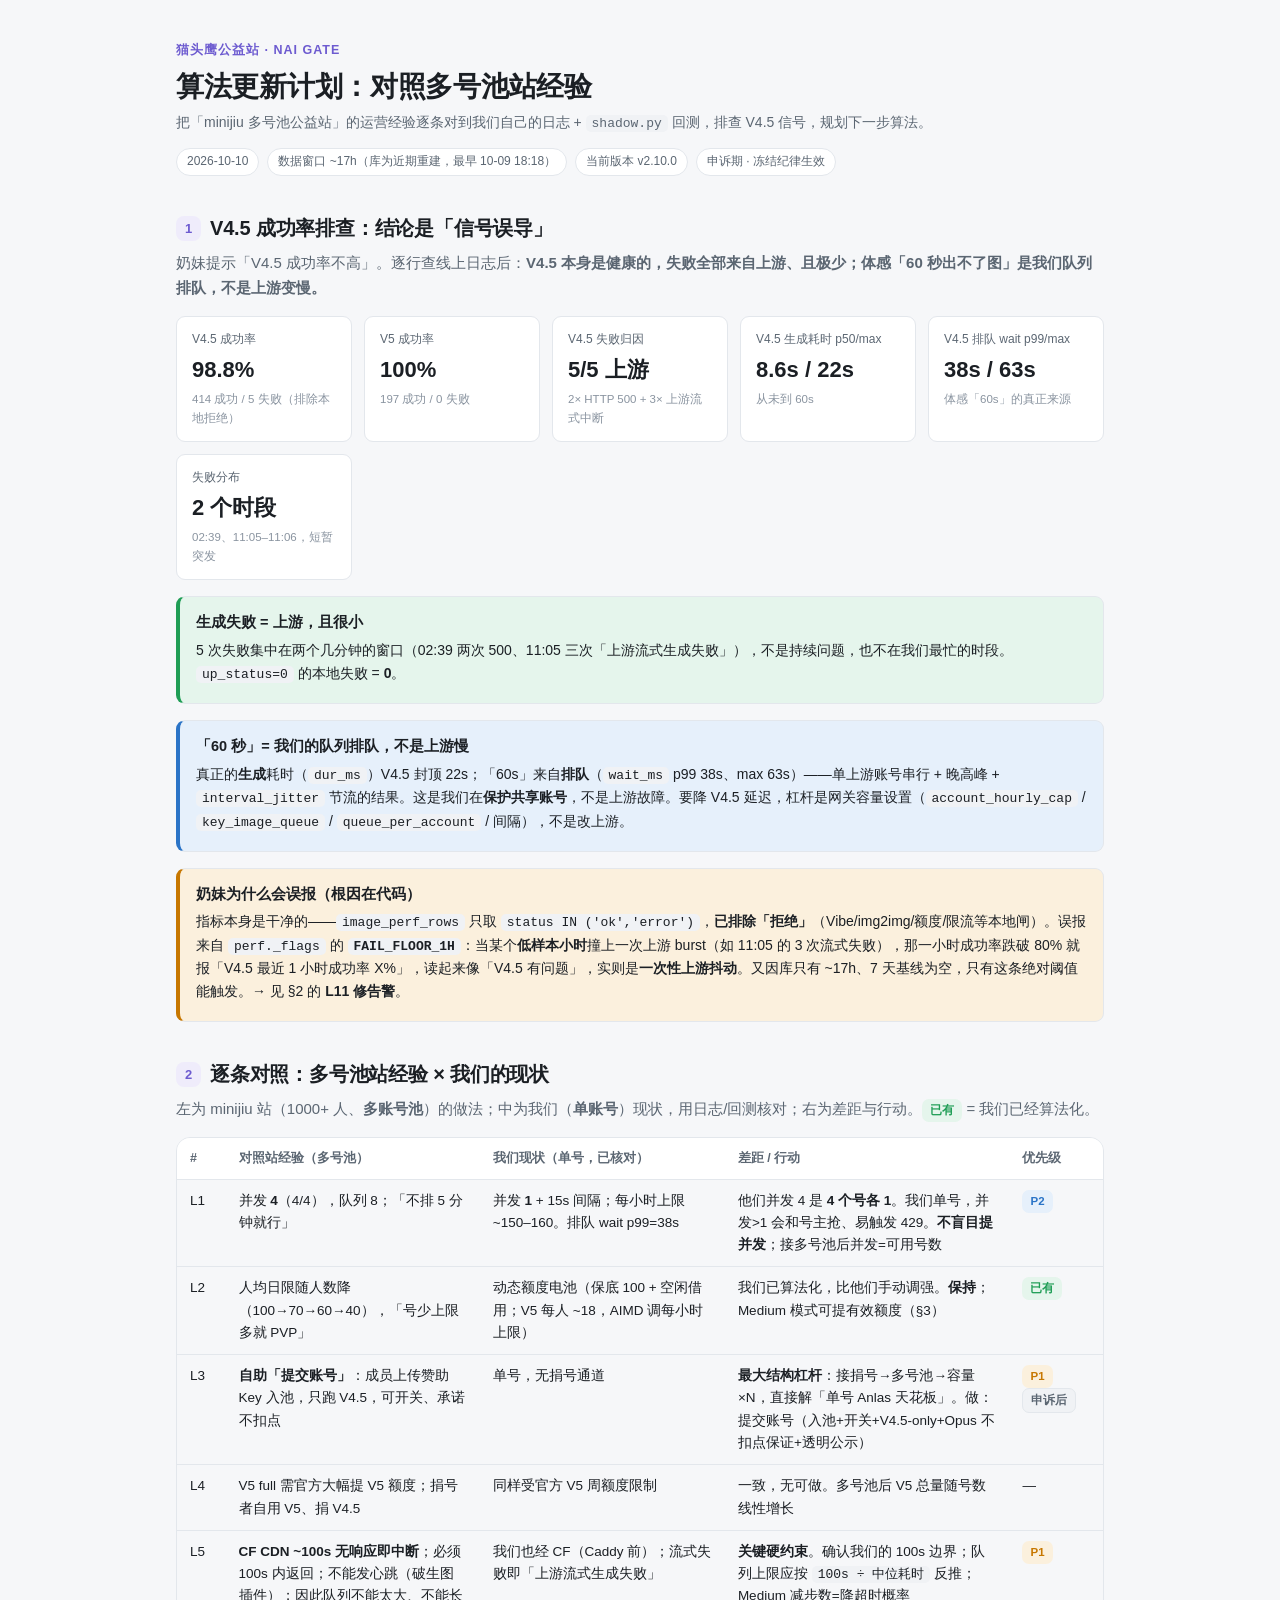
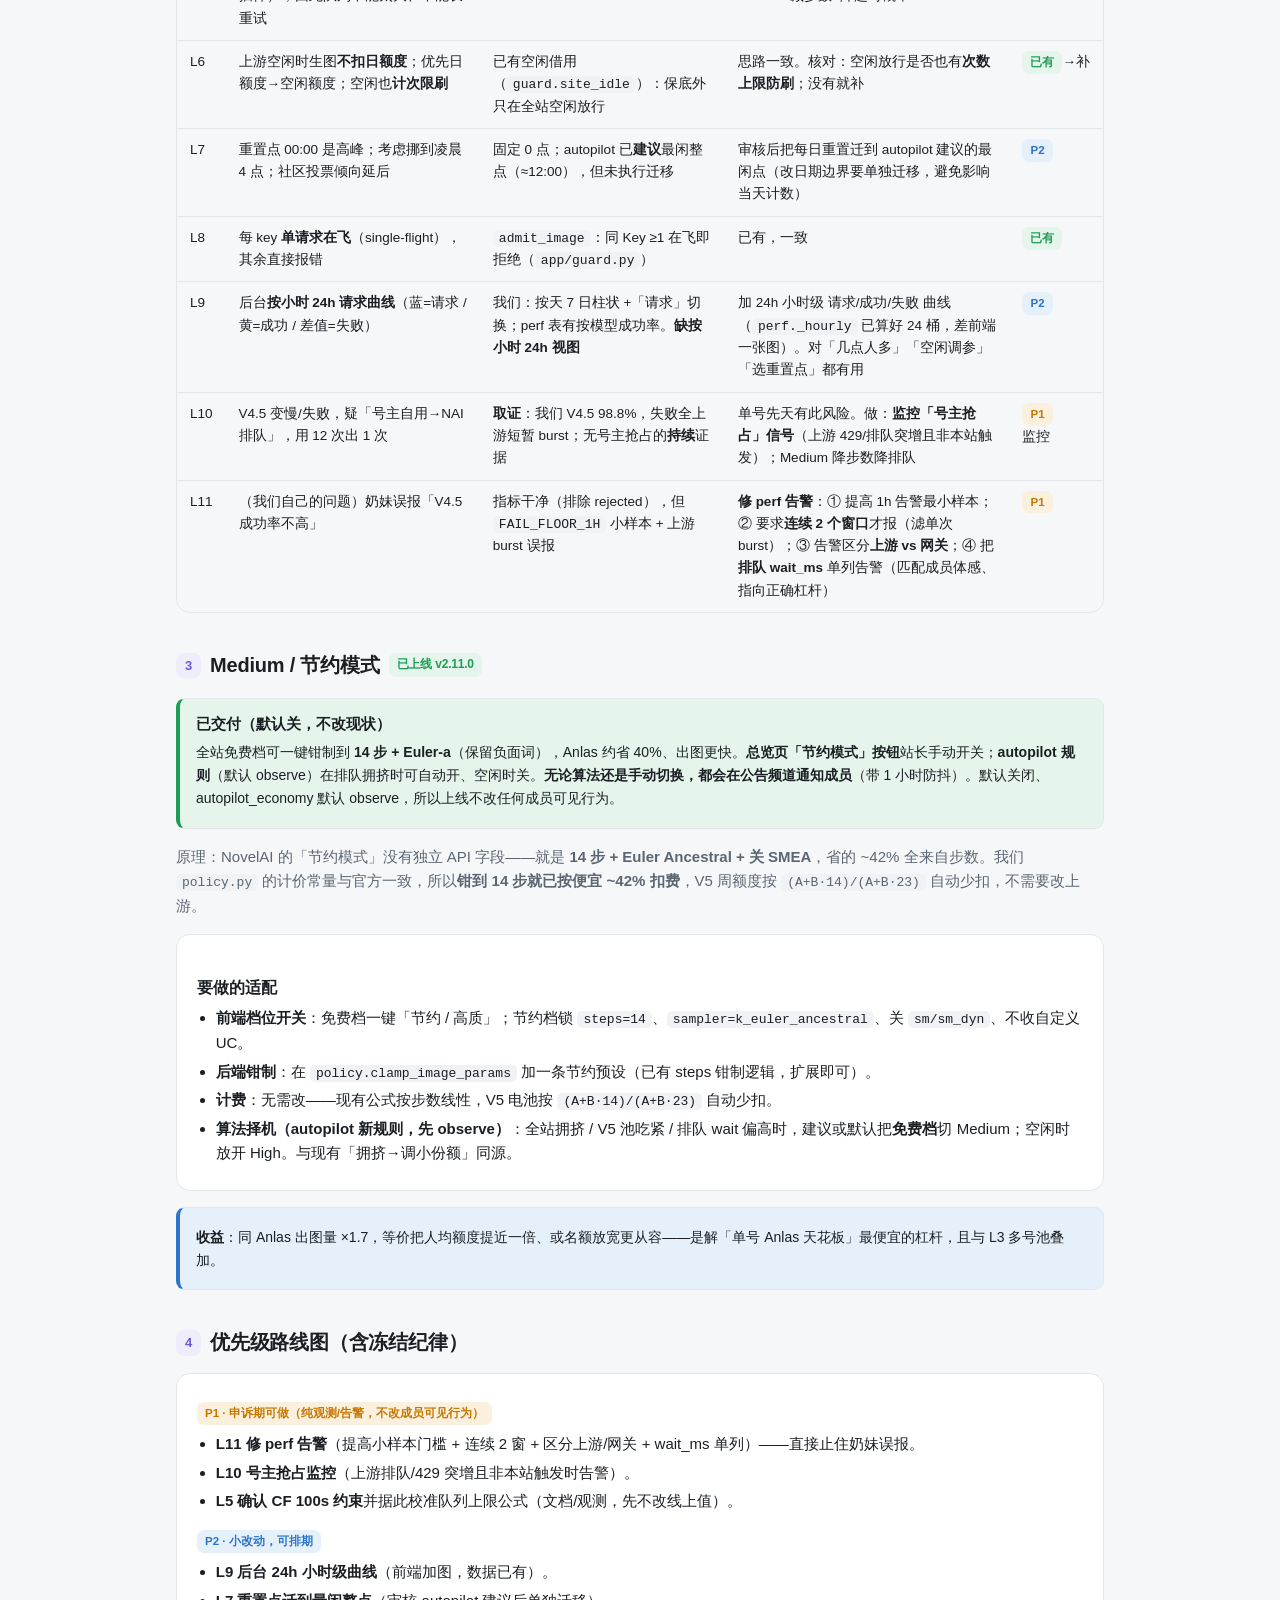
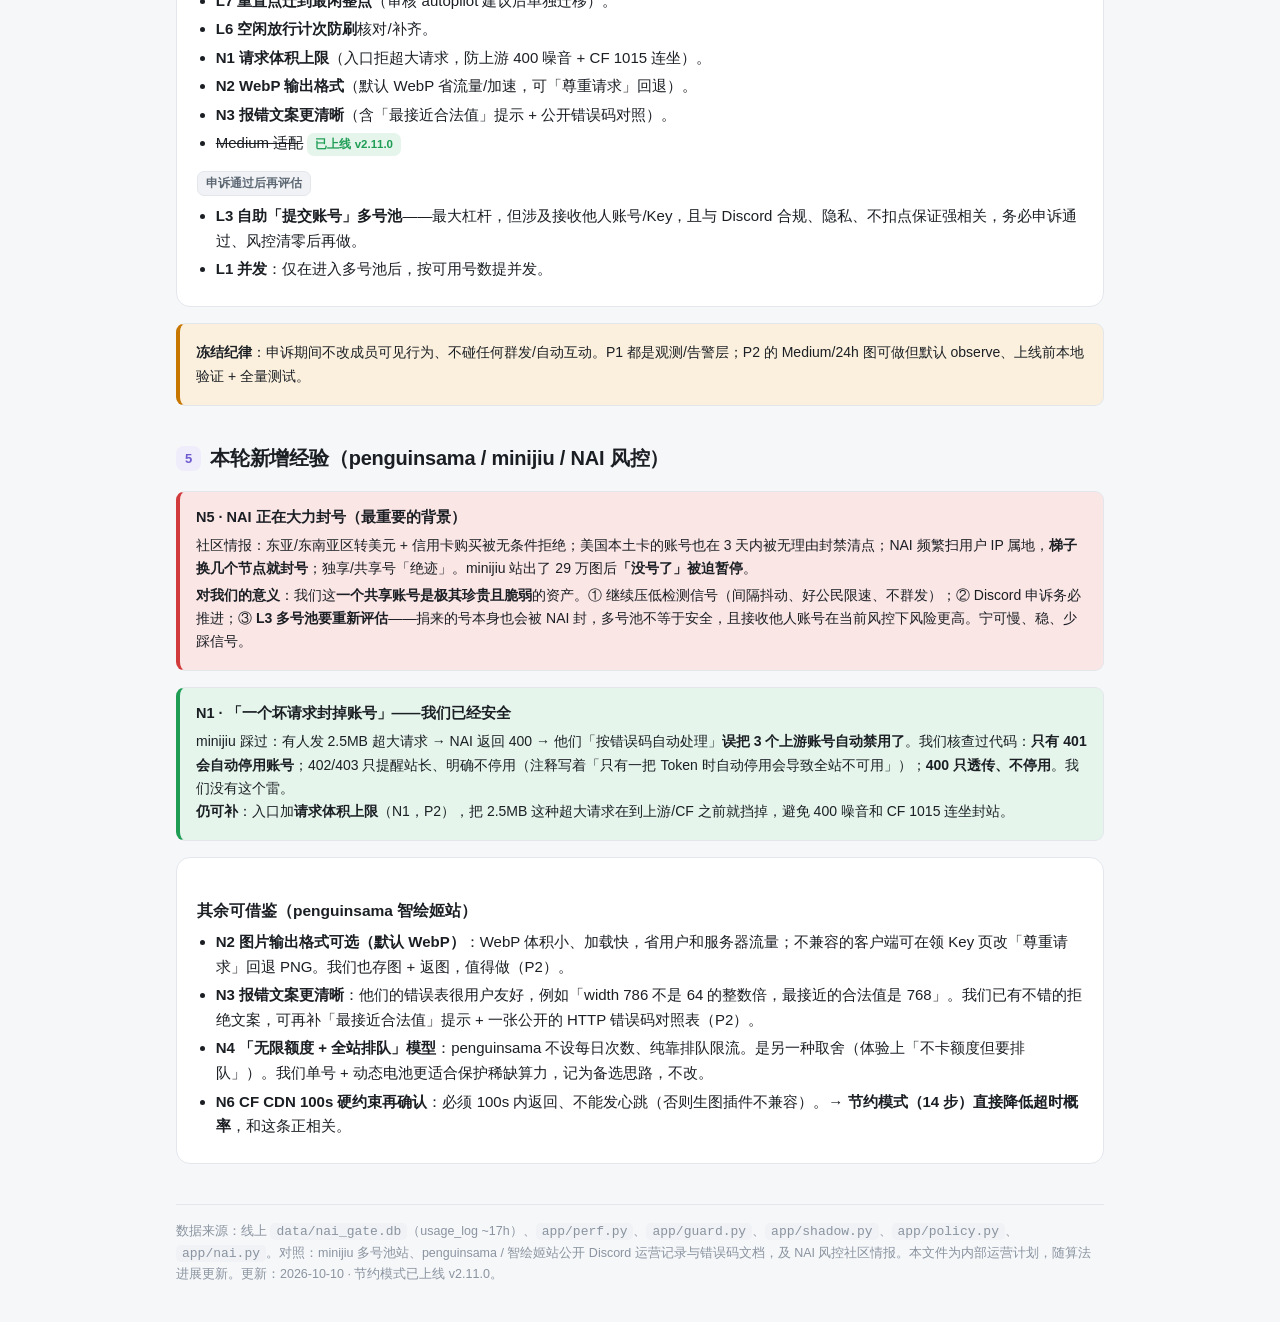
<file: deploy/ops/ALGO-UPDATE-PLAN-2026-10-10.html>
<!doctype html>
<html lang="zh-CN">
<head>
<meta charset="utf-8">
<meta name="viewport" content="width=device-width, initial-scale=1, viewport-fit=cover">
<title>算法更新计划</title>
<style>
  :root{
    --bg:#f6f7f9; --card:#ffffff; --fg:#1b1f24; --muted:#5b6672; --faint:#8a94a0;
    --border:#e3e7ec; --accent:#6d5bd0; --accent-soft:#efecfb;
    --ok:#1f9d55; --ok-soft:#e5f5ec; --warn:#c77700; --warn-soft:#fbf0dd;
    --bad:#d23b3b; --bad-soft:#fbe6e6; --info:#2b74c7; --info-soft:#e6f0fb;
    --code:#f0f2f5; --radius:14px; --radius-sm:9px;
    color-scheme:light;
  }
  @media (prefers-color-scheme:dark){:root:not([data-theme="light"]){
    --bg:#0f1319; --card:#171c24; --fg:#e8ecf1; --muted:#9aa6b3; --faint:#6b7784;
    --border:#262d38; --accent:#9d8cf0; --accent-soft:#201d33;
    --ok:#4ec97e; --ok-soft:#14271b; --warn:#e0a84a; --warn-soft:#2a2112; --bad:#ef6a6a; --bad-soft:#2a1515;
    --info:#5aa2e8; --info-soft:#122334; --code:#1e242d;
    color-scheme:dark;
  }}
  :root[data-theme="dark"]{
    --bg:#0f1319; --card:#171c24; --fg:#e8ecf1; --muted:#9aa6b3; --faint:#6b7784;
    --border:#262d38; --accent:#9d8cf0; --accent-soft:#201d33;
    --ok:#4ec97e; --ok-soft:#14271b; --warn:#e0a84a; --warn-soft:#2a2112; --bad:#ef6a6a; --bad-soft:#2a1515;
    --info:#5aa2e8; --info-soft:#122334; --code:#1e242d;
    color-scheme:dark;
  }
  *{box-sizing:border-box}
  body{margin:0;background:var(--bg);color:var(--fg);
    font-family:-apple-system,BlinkMacSystemFont,"Segoe UI","PingFang SC","Hiragino Sans GB","Microsoft YaHei",sans-serif;
    line-height:1.65;font-size:15px;-webkit-font-smoothing:antialiased}
  .wrap{max-width:960px;margin:0 auto;padding-block:40px;padding-left:16px;padding-right:16px}
  header.top{margin-bottom:28px}
  .eyebrow{font-size:12.5px;letter-spacing:.08em;text-transform:uppercase;color:var(--accent);font-weight:700}
  h1{font-size:28px;line-height:1.25;margin:.3em 0 .25em;text-wrap:balance;letter-spacing:-.01em}
  .sub{color:var(--muted);font-size:14px}
  .meta{display:flex;flex-wrap:wrap;gap:8px;margin-top:14px}
  .pill{font-size:12px;padding:3px 10px;border-radius:999px;background:var(--card);border:1px solid var(--border);color:var(--muted);font-variant-numeric:tabular-nums}
  h2{font-size:20px;margin:36px 0 6px;letter-spacing:-.01em;display:flex;align-items:center;gap:9px}
  h2 .n{font-size:13px;font-weight:700;color:var(--accent);background:var(--accent-soft);border-radius:8px;padding:2px 9px;flex:none}
  h3{font-size:15.5px;margin:22px 0 6px}
  p{margin:.5em 0}
  .lead{color:var(--muted);margin:.2em 0 1em}
  .card{background:var(--card);border:1px solid var(--border);border-radius:var(--radius);padding:18px 20px;margin:14px 0}
  .callout{border-left:4px solid var(--accent);border-radius:var(--radius-sm);padding:14px 16px;margin:16px 0;background:var(--card);border:1px solid var(--border);border-left:4px solid var(--accent)}
  .callout.ok{border-left-color:var(--ok);background:var(--ok-soft)}
  .callout.warn{border-left-color:var(--warn);background:var(--warn-soft)}
  .callout.bad{border-left-color:var(--bad);background:var(--bad-soft)}
  .callout.info{border-left-color:var(--info);background:var(--info-soft)}
  .callout h3{margin:0 0 4px;font-size:14.5px}
  .callout p{margin:.25em 0;font-size:14px}
  b,strong{font-weight:700}
  code{background:var(--code);border-radius:5px;padding:1px 6px;font-size:13px;font-family:"SF Mono",ui-monospace,Menlo,Consolas,monospace;font-variant-numeric:tabular-nums}
  .tag{display:inline-block;font-size:11.5px;font-weight:700;padding:2px 8px;border-radius:7px;white-space:nowrap}
  .tag.p0{background:var(--bad-soft);color:var(--bad)}
  .tag.p1{background:var(--warn-soft);color:var(--warn)}
  .tag.p2{background:var(--info-soft);color:var(--info)}
  .tag.have{background:var(--ok-soft);color:var(--ok)}
  .tag.freeze{background:var(--code);color:var(--muted);border:1px solid var(--border)}
  .scroll{overflow-x:auto;margin:14px 0;border:1px solid var(--border);border-radius:var(--radius)}
  table{border-collapse:collapse;width:100%;font-size:13.5px;min-width:720px}
  th,td{text-align:left;padding:10px 13px;border-bottom:1px solid var(--border);vertical-align:top}
  th{background:var(--card);color:var(--muted);font-weight:700;font-size:12.5px;position:sticky;top:0}
  tr:last-child td{border-bottom:none}
  td.c{white-space:nowrap}
  .num{font-variant-numeric:tabular-nums}
  .stat-grid{display:grid;grid-template-columns:repeat(auto-fit,minmax(150px,1fr));gap:12px;margin:14px 0}
  .stat{background:var(--card);border:1px solid var(--border);border-radius:var(--radius-sm);padding:13px 15px}
  .stat .k{font-size:12px;color:var(--muted)}
  .stat .v{font-size:22px;font-weight:700;font-variant-numeric:tabular-nums;margin-top:2px}
  .stat .d{font-size:11.5px;color:var(--faint);margin-top:2px}
  ul{margin:.4em 0;padding-left:1.25em}
  li{margin:.25em 0}
  .foot{margin-top:40px;padding-top:16px;border-top:1px solid var(--border);color:var(--faint);font-size:12.5px}
  @media (max-width:520px){h1{font-size:23px}.wrap{padding-block:28px}}
</style>
</head>
<body>
<div class="wrap">

<header class="top">
  <div class="eyebrow">猫头鹰公益站 · NAI Gate</div>
  <h1>算法更新计划：对照多号池站经验</h1>
  <div class="sub">把「minijiu 多号池公益站」的运营经验逐条对到我们自己的日志 + <code>shadow.py</code> 回测，排查 V4.5 信号，规划下一步算法。</div>
  <div class="meta">
    <span class="pill">2026-10-10</span>
    <span class="pill">数据窗口 ~17h（库为近期重建，最早 10-09 18:18）</span>
    <span class="pill">当前版本 v2.10.0</span>
    <span class="pill">申诉期 · 冻结纪律生效</span>
  </div>
</header>

<!-- ============ 1. V4.5 排查 ============ -->
<h2><span class="n">1</span>V4.5 成功率排查：结论是「信号误导」</h2>
<p class="lead">奶妹提示「V4.5 成功率不高」。逐行查线上日志后：<b>V4.5 本身是健康的，失败全部来自上游、且极少；体感「60 秒出不了图」是我们队列排队，不是上游变慢。</b></p>

<div class="stat-grid">
  <div class="stat"><div class="k">V4.5 成功率</div><div class="v">98.8%</div><div class="d">414 成功 / 5 失败（排除本地拒绝）</div></div>
  <div class="stat"><div class="k">V5 成功率</div><div class="v">100%</div><div class="d">197 成功 / 0 失败</div></div>
  <div class="stat"><div class="k">V4.5 失败归因</div><div class="v">5/5 上游</div><div class="d">2× HTTP 500 + 3× 上游流式中断</div></div>
  <div class="stat"><div class="k">V4.5 生成耗时 p50/max</div><div class="v">8.6s / 22s</div><div class="d">从未到 60s</div></div>
  <div class="stat"><div class="k">V4.5 排队 wait p99/max</div><div class="v">38s / 63s</div><div class="d">体感「60s」的真正来源</div></div>
  <div class="stat"><div class="k">失败分布</div><div class="v">2 个时段</div><div class="d">02:39、11:05–11:06，短暂突发</div></div>
</div>

<div class="callout ok">
  <h3>生成失败 = 上游，且很小</h3>
  <p>5 次失败集中在两个几分钟的窗口（02:39 两次 500、11:05 三次「上游流式生成失败」），不是持续问题，也不在我们最忙的时段。<code>up_status=0</code> 的本地失败 = <b>0</b>。</p>
</div>
<div class="callout info">
  <h3>「60 秒」= 我们的队列排队，不是上游慢</h3>
  <p>真正的<b>生成</b>耗时（<code>dur_ms</code>）V4.5 封顶 22s；「60s」来自<b>排队</b>（<code>wait_ms</code> p99 38s、max 63s）——单上游账号串行 + 晚高峰 + <code>interval_jitter</code> 节流的结果。这是我们在<b>保护共享账号</b>，不是上游故障。要降 V4.5 延迟，杠杆是网关容量设置（<code>account_hourly_cap</code> / <code>key_image_queue</code> / <code>queue_per_account</code> / 间隔），不是改上游。</p>
</div>
<div class="callout warn">
  <h3>奶妹为什么会误报（根因在代码）</h3>
  <p>指标本身是干净的——<code>image_perf_rows</code> 只取 <code>status IN ('ok','error')</code>，<b>已排除「拒绝」</b>（Vibe/img2img/额度/限流等本地闸）。误报来自 <code>perf._flags</code> 的 <b><code>FAIL_FLOOR_1H</code></b>：当某个<b>低样本小时</b>撞上一次上游 burst（如 11:05 的 3 次流式失败），那一小时成功率跌破 80% 就报「V4.5 最近 1 小时成功率 X%」，读起来像「V4.5 有问题」，实则是<b>一次性上游抖动</b>。又因库只有 ~17h、7 天基线为空，只有这条绝对阈值能触发。→ 见 §2 的 <b>L11 修告警</b>。</p>
</div>

<!-- ============ 2. 逐条对照 ============ -->
<h2><span class="n">2</span>逐条对照：多号池站经验 × 我们的现状</h2>
<p class="lead">左为 minijiu 站（1000+ 人、<b>多账号池</b>）的做法；中为我们（<b>单账号</b>）现状，用日志/回测核对；右为差距与行动。<span class="tag have">已有</span> = 我们已经算法化。</p>

<div class="scroll">
<table>
<thead><tr><th>#</th><th>对照站经验（多号池）</th><th>我们现状（单号，已核对）</th><th>差距 / 行动</th><th class="c">优先级</th></tr></thead>
<tbody>
<tr>
  <td class="num">L1</td>
  <td>并发 <b>4</b>（4/4），队列 8；「不排 5 分钟就行」</td>
  <td>并发 <b>1</b> + 15s 间隔；每小时上限 ~150–160。排队 wait p99=38s</td>
  <td>他们并发 4 是 <b>4 个号各 1</b>。我们单号，并发&gt;1 会和号主抢、易触发 429。<b>不盲目提并发</b>；接多号池后并发=可用号数</td>
  <td class="c"><span class="tag p2">P2</span></td>
</tr>
<tr>
  <td class="num">L2</td>
  <td>人均日限随人数降（100→70→60→40），「号少上限多就 PVP」</td>
  <td>动态额度电池（保底 100 + 空闲借用；V5 每人 ~18，AIMD 调每小时上限）</td>
  <td>我们已算法化，比他们手动调强。<b>保持</b>；Medium 模式可提有效额度（§3）</td>
  <td class="c"><span class="tag have">已有</span></td>
</tr>
<tr>
  <td class="num">L3</td>
  <td><b>自助「提交账号」</b>：成员上传赞助 Key 入池，只跑 V4.5，可开关、承诺不扣点</td>
  <td>单号，无捐号通道</td>
  <td><b>最大结构杠杆</b>：接捐号→多号池→容量×N，直接解「单号 Anlas 天花板」。做：提交账号（入池+开关+V4.5-only+Opus 不扣点保证+透明公示）</td>
  <td class="c"><span class="tag p1">P1</span><br><span class="tag freeze">申诉后</span></td>
</tr>
<tr>
  <td class="num">L4</td>
  <td>V5 full 需官方大幅提 V5 额度；捐号者自用 V5、捐 V4.5</td>
  <td>同样受官方 V5 周额度限制</td>
  <td>一致，无可做。多号池后 V5 总量随号数线性增长</td>
  <td class="c">—</td>
</tr>
<tr>
  <td class="num">L5</td>
  <td><b>CF CDN ~100s 无响应即中断</b>；必须 100s 内返回；不能发心跳（破生图插件）；因此队列不能太大、不能长重试</td>
  <td>我们也经 CF（Caddy 前）；流式失败即「上游流式生成失败」</td>
  <td><b>关键硬约束</b>。确认我们的 100s 边界；队列上限应按 <code>100s ÷ 中位耗时</code> 反推；Medium 减步数=降超时概率</td>
  <td class="c"><span class="tag p1">P1</span></td>
</tr>
<tr>
  <td class="num">L6</td>
  <td>上游空闲时生图<b>不扣日额度</b>；优先日额度→空闲额度；空闲也<b>计次限刷</b></td>
  <td>已有空闲借用（<code>guard.site_idle</code>）：保底外只在全站空闲放行</td>
  <td>思路一致。核对：空闲放行是否也有<b>次数上限防刷</b>；没有就补</td>
  <td class="c"><span class="tag have">已有</span>→补</td>
</tr>
<tr>
  <td class="num">L7</td>
  <td>重置点 00:00 是高峰；考虑挪到凌晨 4 点；社区投票倾向延后</td>
  <td>固定 0 点；autopilot 已<b>建议</b>最闲整点（≈12:00），但未执行迁移</td>
  <td>审核后把每日重置迁到 autopilot 建议的最闲点（改日期边界要单独迁移，避免影响当天计数）</td>
  <td class="c"><span class="tag p2">P2</span></td>
</tr>
<tr>
  <td class="num">L8</td>
  <td>每 key <b>单请求在飞</b>（single-flight），其余直接报错</td>
  <td><code>admit_image</code>：同 Key ≥1 在飞即拒绝（<code>app/guard.py</code>）</td>
  <td>已有，一致</td>
  <td class="c"><span class="tag have">已有</span></td>
</tr>
<tr>
  <td class="num">L9</td>
  <td>后台<b>按小时 24h 请求曲线</b>（蓝=请求 / 黄=成功 / 差值=失败）</td>
  <td>我们：按天 7 日柱状 +「请求」切换；perf 表有按模型成功率。<b>缺按小时 24h 视图</b></td>
  <td>加 24h 小时级 请求/成功/失败 曲线（<code>perf._hourly</code> 已算好 24 桶，差前端一张图）。对「几点人多」「空闲调参」「选重置点」都有用</td>
  <td class="c"><span class="tag p2">P2</span></td>
</tr>
<tr>
  <td class="num">L10</td>
  <td>V4.5 变慢/失败，疑「号主自用→NAI 排队」，用 12 次出 1 次</td>
  <td><b>取证</b>：我们 V4.5 98.8%，失败全上游短暂 burst；无号主抢占的<b>持续</b>证据</td>
  <td>单号先天有此风险。做：<b>监控「号主抢占」信号</b>（上游 429/排队突增且非本站触发）；Medium 降步数降排队</td>
  <td class="c"><span class="tag p1">P1</span><br>监控</td>
</tr>
<tr>
  <td class="num">L11</td>
  <td>（我们自己的问题）奶妹误报「V4.5 成功率不高」</td>
  <td>指标干净（排除 rejected），但 <code>FAIL_FLOOR_1H</code> 小样本 + 上游 burst 误报</td>
  <td><b>修 perf 告警</b>：① 提高 1h 告警最小样本；② 要求<b>连续 2 个窗口</b>才报（滤单次 burst）；③ 告警区分<b>上游 vs 网关</b>；④ 把<b>排队 wait_ms</b> 单列告警（匹配成员体感、指向正确杠杆）</td>
  <td class="c"><span class="tag p1">P1</span></td>
</tr>
</tbody>
</table>
</div>

<!-- ============ 3. Medium ============ -->
<h2><span class="n">3</span>Medium / 节约模式 <span class="tag have" style="font-size:12px;vertical-align:middle">已上线 v2.11.0</span></h2>
<div class="callout ok"><h3>已交付（默认关，不改现状）</h3><p>全站免费档可一键钳制到 <b>14 步 + Euler-a</b>（保留负面词），Anlas 约省 40%、出图更快。<b>总览页「节约模式」按钮</b>站长手动开关；<b>autopilot 规则</b>（默认 observe）在排队拥挤时可自动开、空闲时关。<b>无论算法还是手动切换，都会在公告频道通知成员</b>（带 1 小时防抖）。默认关闭、autopilot_economy 默认 observe，所以上线不改任何成员可见行为。</p></div>
<p class="lead">原理：NovelAI 的「节约模式」没有独立 API 字段——就是 <b>14 步 + Euler Ancestral + 关 SMEA</b>，省的 ~42% 全来自步数。我们 <code>policy.py</code> 的计价常量与官方一致，所以<b>钳到 14 步就已按便宜 ~42% 扣费</b>，V5 周额度按 <code>(A+B·14)/(A+B·23)</code> 自动少扣，不需要改上游。</p>

<div class="card">
  <h3>要做的适配</h3>
  <ul>
    <li><b>前端档位开关</b>：免费档一键「节约 / 高质」；节约档锁 <code>steps=14</code>、<code>sampler=k_euler_ancestral</code>、关 <code>sm/sm_dyn</code>、不收自定义 UC。</li>
    <li><b>后端钳制</b>：在 <code>policy.clamp_image_params</code> 加一条节约预设（已有 steps 钳制逻辑，扩展即可）。</li>
    <li><b>计费</b>：无需改——现有公式按步数线性，V5 电池按 <code>(A+B·14)/(A+B·23)</code> 自动少扣。</li>
    <li><b>算法择机（autopilot 新规则，先 observe）</b>：全站拥挤 / V5 池吃紧 / 排队 wait 偏高时，建议或默认把<b>免费档</b>切 Medium；空闲时放开 High。与现有「拥挤→调小份额」同源。</li>
  </ul>
</div>
<div class="callout info"><p><b>收益</b>：同 Anlas 出图量 ×1.7，等价把人均额度提近一倍、或名额放宽更从容——是解「单号 Anlas 天花板」最便宜的杠杆，且与 L3 多号池叠加。</p></div>

<!-- ============ 4. 路线图 ============ -->
<h2><span class="n">4</span>优先级路线图（含冻结纪律）</h2>
<div class="card">
  <p><span class="tag p1">P1 · 申诉期可做（纯观测/告警，不改成员可见行为）</span></p>
  <ul>
    <li><b>L11 修 perf 告警</b>（提高小样本门槛 + 连续 2 窗 + 区分上游/网关 + wait_ms 单列）——直接止住奶妹误报。</li>
    <li><b>L10 号主抢占监控</b>（上游排队/429 突增且非本站触发时告警）。</li>
    <li><b>L5 确认 CF 100s 约束</b>并据此校准队列上限公式（文档/观测，先不改线上值）。</li>
  </ul>
  <p style="margin-top:14px"><span class="tag p2">P2 · 小改动，可排期</span></p>
  <ul>
    <li><b>L9 后台 24h 小时级曲线</b>（前端加图，数据已有）。</li>
    <li><b>L7 重置点迁到最闲整点</b>（审核 autopilot 建议后单独迁移）。</li>
    <li><b>L6 空闲放行计次防刷</b>核对/补齐。</li>
    <li><b>N1 请求体积上限</b>（入口拒超大请求，防上游 400 噪音 + CF 1015 连坐）。</li>
    <li><b>N2 WebP 输出格式</b>（默认 WebP 省流量/加速，可「尊重请求」回退）。</li>
    <li><b>N3 报错文案更清晰</b>（含「最接近合法值」提示 + 公开错误码对照）。</li>
    <li><s>Medium 适配</s> <span class="tag have">已上线 v2.11.0</span></li>
  </ul>
  <p style="margin-top:14px"><span class="tag freeze">申诉通过后再评估</span></p>
  <ul>
    <li><b>L3 自助「提交账号」多号池</b>——最大杠杆，但涉及接收他人账号/Key，且与 Discord 合规、隐私、不扣点保证强相关，务必申诉通过、风控清零后再做。</li>
    <li><b>L1 并发</b>：仅在进入多号池后，按可用号数提并发。</li>
  </ul>
</div>

<div class="callout warn"><p><b>冻结纪律</b>：申诉期间不改成员可见行为、不碰任何群发/自动互动。P1 都是观测/告警层；P2 的 Medium/24h 图可做但默认 observe、上线前本地验证 + 全量测试。</p></div>

<!-- ============ 5. 本轮新增经验 ============ -->
<h2><span class="n">5</span>本轮新增经验（penguinsama / minijiu / NAI 风控）</h2>

<div class="callout bad">
  <h3>N5 · NAI 正在大力封号（最重要的背景）</h3>
  <p>社区情报：东亚/东南亚区转美元 + 信用卡购买被无条件拒绝；美国本土卡的账号也在 3 天内被无理由封禁清点；NAI 频繁扫用户 IP 属地，<b>梯子换几个节点就封号</b>；独享/共享号「绝迹」。minijiu 站出了 29 万图后<b>「没号了」被迫暂停</b>。</p>
  <p><b>对我们的意义</b>：我们这<b>一个共享账号是极其珍贵且脆弱</b>的资产。① 继续压低检测信号（间隔抖动、好公民限速、不群发）；② Discord 申诉务必推进；③ <b>L3 多号池要重新评估</b>——捐来的号本身也会被 NAI 封，多号池不等于安全，且接收他人账号在当前风控下风险更高。宁可慢、稳、少踩信号。</p>
</div>

<div class="callout ok">
  <h3>N1 · 「一个坏请求封掉账号」——我们已经安全</h3>
  <p>minijiu 踩过：有人发 2.5MB 超大请求 → NAI 返回 400 → 他们「按错误码自动处理」<b>误把 3 个上游账号自动禁用了</b>。我们核查过代码：<b>只有 401 会自动停用账号</b>；402/403 只提醒站长、明确不停用（注释写着「只有一把 Token 时自动停用会导致全站不可用」）；<b>400 只透传、不停用</b>。我们没有这个雷。<br><b>仍可补</b>：入口加<b>请求体积上限</b>（N1，P2），把 2.5MB 这种超大请求在到上游/CF 之前就挡掉，避免 400 噪音和 CF 1015 连坐封站。</p>
</div>

<div class="card">
  <h3>其余可借鉴（penguinsama 智绘姬站）</h3>
  <ul>
    <li><b>N2 图片输出格式可选（默认 WebP）</b>：WebP 体积小、加载快，省用户和服务器流量；不兼容的客户端可在领 Key 页改「尊重请求」回退 PNG。我们也存图 + 返图，值得做（P2）。</li>
    <li><b>N3 报错文案更清晰</b>：他们的错误表很用户友好，例如「width 786 不是 64 的整数倍，最接近的合法值是 768」。我们已有不错的拒绝文案，可再补「最接近合法值」提示 + 一张公开的 HTTP 错误码对照表（P2）。</li>
    <li><b>N4 「无限额度 + 全站排队」模型</b>：penguinsama 不设每日次数、纯靠排队限流。是另一种取舍（体验上「不卡额度但要排队」）。我们单号 + 动态电池更适合保护稀缺算力，记为备选思路，不改。</li>
    <li><b>N6 CF CDN 100s 硬约束再确认</b>：必须 100s 内返回、不能发心跳（否则生图插件不兼容）。→ <b>节约模式（14 步）直接降低超时概率</b>，和这条正相关。</li>
  </ul>
</div>

<div class="foot">
  数据来源：线上 <code>data/nai_gate.db</code>（usage_log ~17h）、<code>app/perf.py</code>、<code>app/guard.py</code>、<code>app/shadow.py</code>、<code>app/policy.py</code>、<code>app/nai.py</code>。对照：minijiu 多号池站、penguinsama / 智绘姬站公开 Discord 运营记录与错误码文档，及 NAI 风控社区情报。本文件为内部运营计划，随算法进展更新。更新：2026-10-10 · 节约模式已上线 v2.11.0。
</div>

</div>
</body>
</html>
</file>
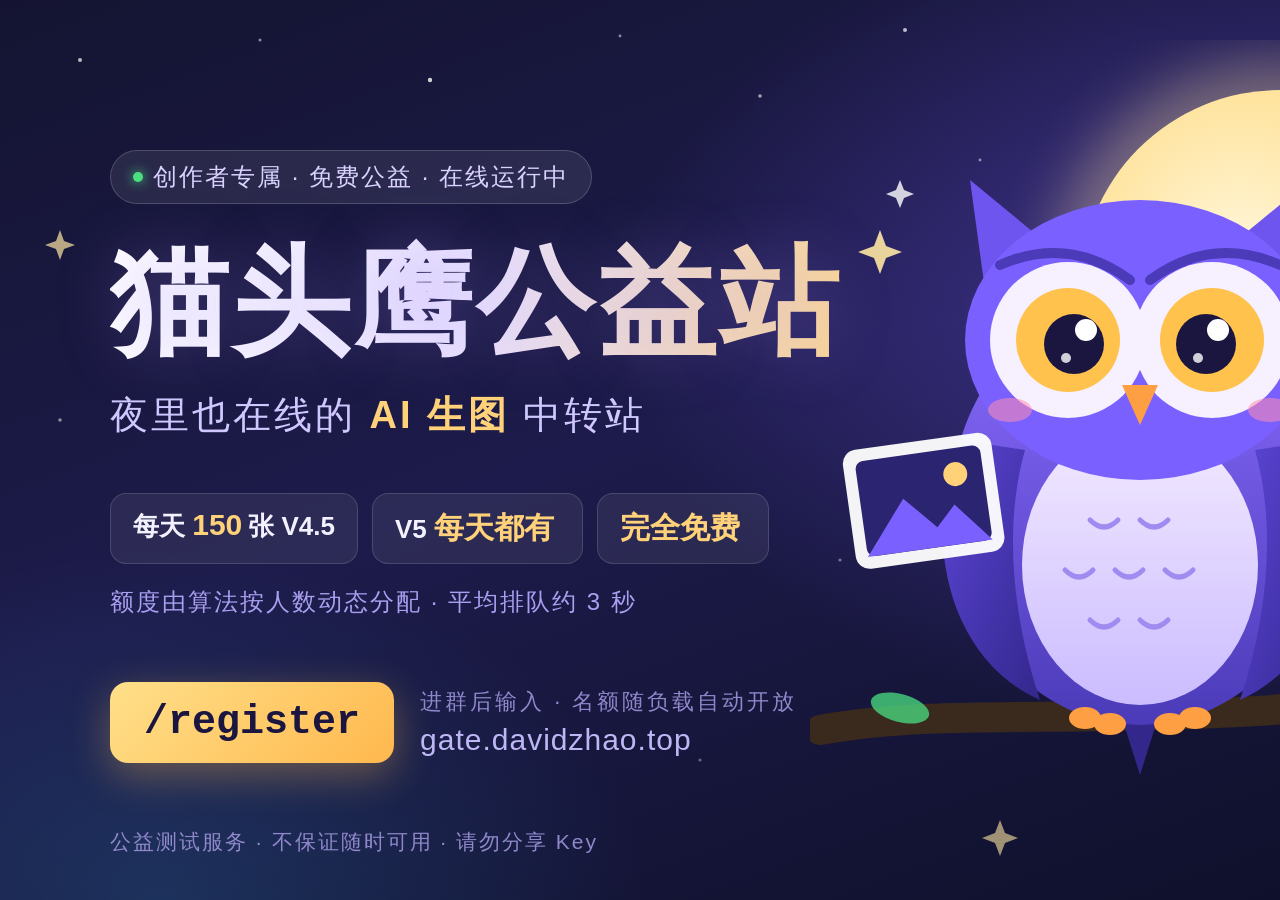
<file: docs/poster/owl-poster-v2.html>
<!doctype html>
<html lang="zh-CN">
<head>
<meta charset="utf-8">
<title>猫头鹰公益站</title>
<style>
  * { box-sizing: border-box; margin: 0; padding: 0; }
  html, body { width: 1600px; height: 900px; overflow: hidden; }
  body {
    font-family: "PingFang SC", "Hiragino Sans GB", "Heiti SC", sans-serif;
    color: #f4f1ff;
    background:
      radial-gradient(ellipse 900px 600px at 78% 35%, rgba(124, 92, 255, .38), transparent 70%),
      radial-gradient(ellipse 700px 500px at 10% 100%, rgba(56, 189, 248, .16), transparent 70%),
      linear-gradient(160deg, #141432 0%, #1d1b4b 45%, #0d0f26 100%);
    position: relative;
  }
  .stars { position: absolute; inset: 0; }
  .wrap { position: absolute; left: 110px; top: 150px; width: 820px; }
  .badge {
    display: inline-flex; align-items: center; gap: 10px;
    padding: 10px 22px; border-radius: 999px;
    background: rgba(255, 255, 255, .08); border: 1px solid rgba(255, 255, 255, .18);
    font-size: 24px; letter-spacing: 2px; color: #d9d2ff;
  }
  .badge i { width: 10px; height: 10px; border-radius: 50%; background: #4ade80; box-shadow: 0 0 12px #4ade80; }
  h1 {
    margin-top: 34px; font-size: 118px; line-height: 1.1; font-weight: 800; letter-spacing: 4px; white-space: nowrap;
    background: linear-gradient(100deg, #fff 0%, #e9e2ff 45%, #ffd27a 100%);
    -webkit-background-clip: text; background-clip: text; color: transparent;
    text-shadow: 0 0 60px rgba(167, 139, 250, .25);
  }
  .sub { margin-top: 22px; font-size: 38px; color: #cfc8ff; letter-spacing: 3px; }
  .sub b { color: #ffd27a; font-weight: 700; }
  .chips { margin-top: 52px; display: flex; gap: 14px; flex-wrap: nowrap; }
  .chip {
    padding: 14px 22px; border-radius: 16px; font-size: 26px; font-weight: 600; white-space: nowrap;
    background: rgba(255, 255, 255, .07); border: 1px solid rgba(255, 255, 255, .14);
  }
  .chip em { font-style: normal; color: #ffd27a; font-size: 30px; margin-right: 6px; }
  .cta { margin-top: 64px; display: flex; align-items: center; gap: 26px; }
  .cmd {
    padding: 18px 34px; border-radius: 18px; font-size: 40px; font-weight: 800;
    font-family: "SF Mono", Menlo, monospace; color: #1b1640;
    background: linear-gradient(135deg, #ffe08a, #ffb84d); box-shadow: 0 12px 40px rgba(255, 184, 77, .35);
  }
  .url { font-size: 30px; color: #bfb7f5; letter-spacing: 1px; }
  .url span { display: block; font-size: 22px; color: #8f87c9; margin-bottom: 6px; letter-spacing: 3px; }
  .owl { position: absolute; right: 70px; top: 40px; width: 720px; height: 820px; }
  .stats { margin-top: 22px; font-size: 24px; color: #a99ff0; letter-spacing: 2px; }
  .foot { position: absolute; left: 110px; bottom: 44px; font-size: 21px; color: #8f87c9; letter-spacing: 2px; }
</style>
</head>
<body>
<svg class="stars" viewBox="0 0 1600 900" aria-hidden="true">
  <g fill="#fff">
    <circle cx="80" cy="60" r="2" opacity=".7"/><circle cx="260" cy="40" r="1.5" opacity=".5"/>
    <circle cx="430" cy="80" r="2.2" opacity=".8"/><circle cx="620" cy="36" r="1.4" opacity=".5"/>
    <circle cx="760" cy="96" r="1.8" opacity=".6"/><circle cx="905" cy="30" r="2" opacity=".7"/>
    <circle cx="1530" cy="70" r="2" opacity=".7"/><circle cx="1560" cy="300" r="1.5" opacity=".5"/>
    <circle cx="840" cy="560" r="1.6" opacity=".4"/><circle cx="60" cy="420" r="1.8" opacity=".5"/>
    <circle cx="980" cy="160" r="1.4" opacity=".5"/><circle cx="700" cy="760" r="1.6" opacity=".35"/>
  </g>
  <g fill="#ffe7a3">
    <path d="M880 230 l6 16 16 6 -16 6 -6 16 -6 -16 -16 -6 16 -6z" opacity=".9"/>
    <path d="M60 230 l4 11 11 4 -11 4 -4 11 -4 -11 -11 -4 11 -4z" opacity=".7"/>
    <path d="M1000 820 l5 13 13 5 -13 5 -5 13 -5 -13 -13 -5 13 -5z" opacity=".6"/>
  </g>
</svg>

<div class="wrap">
  <div class="badge"><i></i>创作者专属 · 免费公益 · 在线运行中</div>
  <h1>猫头鹰公益站</h1>
  <div class="sub">夜里也在线的 <b>AI 生图</b> 中转站</div>
  <div class="chips">
    <div class="chip">每天 <em>150</em>张 V4.5</div>
    <div class="chip">V5 <em>每天都有</em></div>
    <div class="chip"><em>完全免费</em></div>
  </div>
  <div class="stats">额度由算法按人数动态分配 · 平均排队约 3 秒</div>
  <div class="cta">
    <div class="cmd">/register</div>
    <div class="url"><span>进群后输入 · 名额随负载自动开放</span>gate.davidzhao.top</div>
  </div>
</div>

<svg class="owl" viewBox="0 0 720 820" aria-hidden="true">
  <defs>
    <radialGradient id="moon" cx="40%" cy="40%" r="60%">
      <stop offset="0" stop-color="#fff6d8"/><stop offset=".7" stop-color="#ffe29a"/><stop offset="1" stop-color="#f5c76a"/>
    </radialGradient>
    <linearGradient id="body" x1="0" y1="0" x2="0" y2="1">
      <stop offset="0" stop-color="#8b6cff"/><stop offset="1" stop-color="#4b3bb8"/>
    </linearGradient>
    <linearGradient id="wing" x1="0" y1="0" x2="1" y2="1">
      <stop offset="0" stop-color="#5b45d6"/><stop offset="1" stop-color="#33278c"/>
    </linearGradient>
    <linearGradient id="belly" x1="0" y1="0" x2="0" y2="1">
      <stop offset="0" stop-color="#f3eaff"/><stop offset="1" stop-color="#cbbcff"/>
    </linearGradient>
    <filter id="glow" x="-50%" y="-50%" width="200%" height="200%"><feGaussianBlur stdDeviation="28"/></filter>
  </defs>

  <!-- 月亮 -->
  <circle cx="470" cy="250" r="230" fill="#ffe29a" opacity=".35" filter="url(#glow)"/>
  <circle cx="470" cy="250" r="200" fill="url(#moon)"/>
  <circle cx="400" cy="200" r="26" fill="#f1c56c" opacity=".45"/>
  <circle cx="545" cy="330" r="38" fill="#f1c56c" opacity=".35"/>
  <circle cx="530" cy="160" r="14" fill="#f1c56c" opacity=".4"/>

  <!-- 树枝 -->
  <path d="M10 690 C 180 660, 360 700, 710 640" stroke="#3a2a1e" stroke-width="30" stroke-linecap="round" fill="none"/>
  <path d="M560 662 C 610 610, 650 600, 700 590" stroke="#3a2a1e" stroke-width="14" stroke-linecap="round" fill="none"/>
  <ellipse cx="660" cy="585" rx="34" ry="16" fill="#4ade80" opacity=".85" transform="rotate(-25 660 585)"/>
  <ellipse cx="90" cy="668" rx="30" ry="14" fill="#4ade80" opacity=".75" transform="rotate(15 90 668)"/>

  <!-- 尾巴 -->
  <path d="M300 640 L 330 735 L 360 640 Z" fill="#33278c"/>

  <!-- 身体 -->
  <ellipse cx="330" cy="470" rx="190" ry="215" fill="url(#body)"/>
  <!-- 翅膀 -->
  <path d="M150 400 C 110 500, 140 620, 230 660 C 200 570, 195 480, 215 410 Z" fill="url(#wing)"/>
  <path d="M510 400 C 550 500, 520 620, 430 660 C 460 570, 465 480, 445 410 Z" fill="url(#wing)"/>
  <!-- 肚子 -->
  <ellipse cx="330" cy="525" rx="118" ry="140" fill="url(#belly)"/>
  <g fill="none" stroke="#9f8cf0" stroke-width="5" stroke-linecap="round">
    <path d="M280 480 q 14 14 28 0"/><path d="M330 480 q 14 14 28 0"/>
    <path d="M255 530 q 14 14 28 0"/><path d="M305 530 q 14 14 28 0"/><path d="M355 530 q 14 14 28 0"/>
    <path d="M280 580 q 14 14 28 0"/><path d="M330 580 q 14 14 28 0"/>
  </g>

  <!-- 头 -->
  <path d="M175 250 L 160 140 L 245 210 Z" fill="#6f55f0"/>
  <path d="M485 250 L 500 140 L 415 210 Z" fill="#6f55f0"/>
  <ellipse cx="330" cy="300" rx="175" ry="140" fill="#7a60ff"/>
  <!-- 眼盘 -->
  <circle cx="258" cy="300" r="78" fill="#f6f0ff"/>
  <circle cx="402" cy="300" r="78" fill="#f6f0ff"/>
  <circle cx="258" cy="300" r="52" fill="#ffc24d"/>
  <circle cx="402" cy="300" r="52" fill="#ffc24d"/>
  <circle cx="264" cy="304" r="30" fill="#1b1640"/>
  <circle cx="396" cy="304" r="30" fill="#1b1640"/>
  <circle cx="276" cy="290" r="11" fill="#fff"/>
  <circle cx="408" cy="290" r="11" fill="#fff"/>
  <circle cx="256" cy="318" r="5" fill="#fff" opacity=".8"/>
  <circle cx="388" cy="318" r="5" fill="#fff" opacity=".8"/>
  <!-- 眉 -->
  <path d="M190 225 Q 258 195 320 240" stroke="#4b3bb8" stroke-width="10" fill="none" stroke-linecap="round"/>
  <path d="M470 225 Q 402 195 340 240" stroke="#4b3bb8" stroke-width="10" fill="none" stroke-linecap="round"/>
  <!-- 嘴 -->
  <path d="M312 345 L 348 345 L 330 385 Z" fill="#ff9f43"/>
  <!-- 腮红 -->
  <ellipse cx="200" cy="370" rx="22" ry="12" fill="#ff8fb1" opacity=".55"/>
  <ellipse cx="460" cy="370" rx="22" ry="12" fill="#ff8fb1" opacity=".55"/>

  <!-- 爪子 -->
  <g fill="#ff9f43">
    <ellipse cx="275" cy="678" rx="16" ry="11"/><ellipse cx="300" cy="684" rx="16" ry="11"/>
    <ellipse cx="360" cy="684" rx="16" ry="11"/><ellipse cx="385" cy="678" rx="16" ry="11"/>
  </g>

  <!-- 画笔 + 小画框：生图 -->
  <g transform="rotate(-28 560 470)">
    <rect x="545" y="380" width="22" height="170" rx="10" fill="#ffd27a"/>
    <rect x="545" y="380" width="22" height="34" rx="6" fill="#c0c7ff"/>
    <path d="M545 550 L 567 550 L 556 590 Z" fill="#ff6b9d"/>
  </g>
  <g transform="rotate(-8 120 470)">
    <rect x="40" y="400" width="150" height="120" rx="14" fill="#fff" opacity=".95"/>
    <rect x="52" y="412" width="126" height="96" rx="8" fill="#2b2470"/>
    <circle cx="150" cy="438" r="12" fill="#ffd27a"/>
    <path d="M52 508 L 95 455 L 125 488 L 145 468 L 178 508 Z" fill="#7a60ff"/>
  </g>

  <!-- 星光 -->
  <g fill="#fff">
    <path d="M640 120 l5 14 14 5 -14 5 -5 14 -5 -14 -14 -5 14 -5z"/>
    <path d="M90 140 l4 10 10 4 -10 4 -4 10 -4 -10 -10 -4 10 -4z" opacity=".8"/>
  </g>
</svg>

<div class="foot">公益测试服务 · 不保证随时可用 · 请勿分享 Key</div>
</body>
</html>
</file>
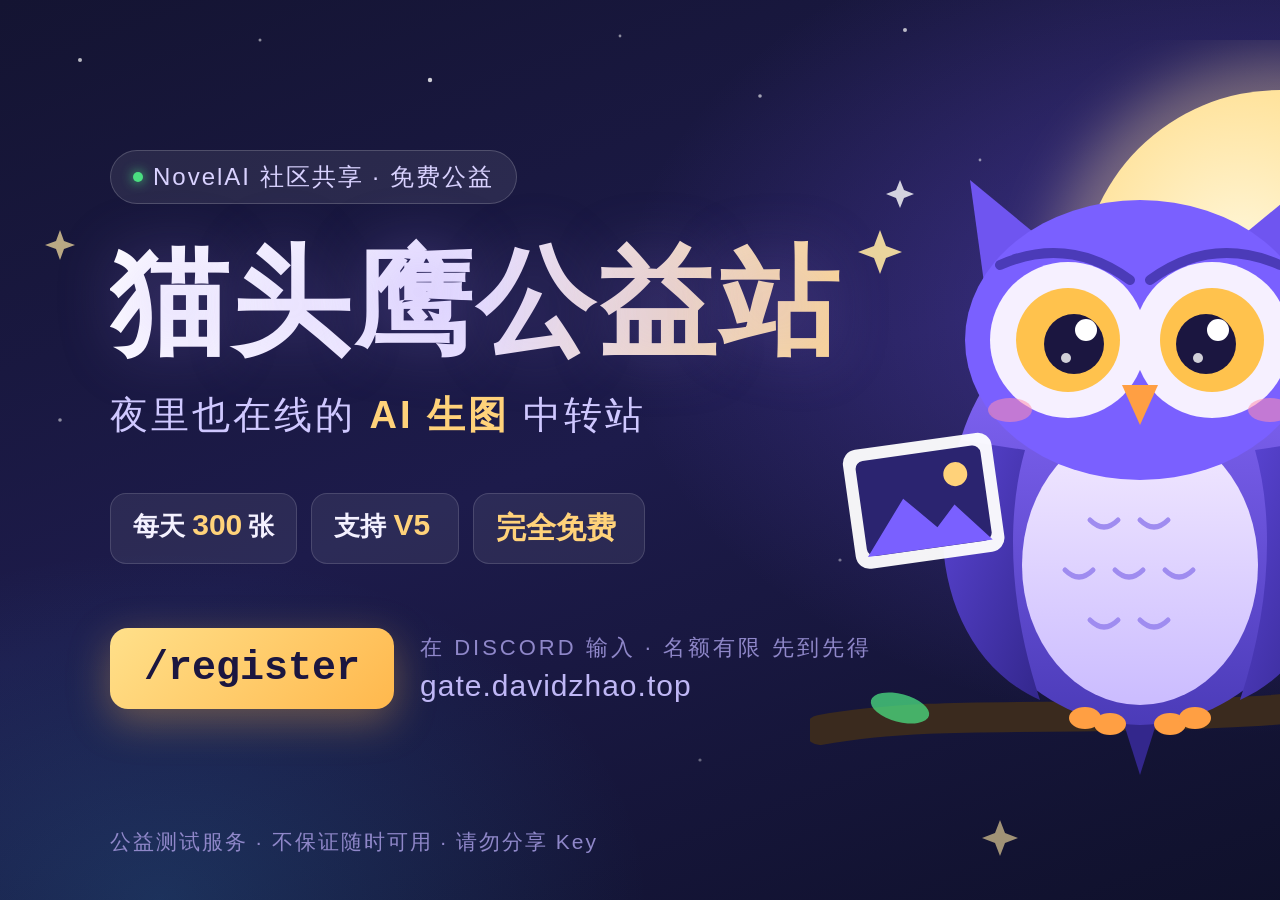
<file: docs/poster/owl-poster.html>
<!doctype html>
<html lang="zh-CN">
<head>
<meta charset="utf-8">
<title>猫头鹰公益站</title>
<style>
  * { box-sizing: border-box; margin: 0; padding: 0; }
  html, body { width: 1600px; height: 900px; overflow: hidden; }
  body {
    font-family: "PingFang SC", "Hiragino Sans GB", "Heiti SC", sans-serif;
    color: #f4f1ff;
    background:
      radial-gradient(ellipse 900px 600px at 78% 35%, rgba(124, 92, 255, .38), transparent 70%),
      radial-gradient(ellipse 700px 500px at 10% 100%, rgba(56, 189, 248, .16), transparent 70%),
      linear-gradient(160deg, #141432 0%, #1d1b4b 45%, #0d0f26 100%);
    position: relative;
  }
  .stars { position: absolute; inset: 0; }
  .wrap { position: absolute; left: 110px; top: 150px; width: 820px; }
  .badge {
    display: inline-flex; align-items: center; gap: 10px;
    padding: 10px 22px; border-radius: 999px;
    background: rgba(255, 255, 255, .08); border: 1px solid rgba(255, 255, 255, .18);
    font-size: 24px; letter-spacing: 2px; color: #d9d2ff;
  }
  .badge i { width: 10px; height: 10px; border-radius: 50%; background: #4ade80; box-shadow: 0 0 12px #4ade80; }
  h1 {
    margin-top: 34px; font-size: 118px; line-height: 1.1; font-weight: 800; letter-spacing: 4px; white-space: nowrap;
    background: linear-gradient(100deg, #fff 0%, #e9e2ff 45%, #ffd27a 100%);
    -webkit-background-clip: text; background-clip: text; color: transparent;
    text-shadow: 0 0 60px rgba(167, 139, 250, .25);
  }
  .sub { margin-top: 22px; font-size: 38px; color: #cfc8ff; letter-spacing: 3px; }
  .sub b { color: #ffd27a; font-weight: 700; }
  .chips { margin-top: 52px; display: flex; gap: 14px; flex-wrap: nowrap; }
  .chip {
    padding: 14px 22px; border-radius: 16px; font-size: 26px; font-weight: 600; white-space: nowrap;
    background: rgba(255, 255, 255, .07); border: 1px solid rgba(255, 255, 255, .14);
  }
  .chip em { font-style: normal; color: #ffd27a; font-size: 30px; margin-right: 6px; }
  .cta { margin-top: 64px; display: flex; align-items: center; gap: 26px; }
  .cmd {
    padding: 18px 34px; border-radius: 18px; font-size: 40px; font-weight: 800;
    font-family: "SF Mono", Menlo, monospace; color: #1b1640;
    background: linear-gradient(135deg, #ffe08a, #ffb84d); box-shadow: 0 12px 40px rgba(255, 184, 77, .35);
  }
  .url { font-size: 30px; color: #bfb7f5; letter-spacing: 1px; }
  .url span { display: block; font-size: 22px; color: #8f87c9; margin-bottom: 6px; letter-spacing: 3px; }
  .owl { position: absolute; right: 70px; top: 40px; width: 720px; height: 820px; }
  .foot { position: absolute; left: 110px; bottom: 44px; font-size: 21px; color: #8f87c9; letter-spacing: 2px; }
</style>
</head>
<body>
<svg class="stars" viewBox="0 0 1600 900" aria-hidden="true">
  <g fill="#fff">
    <circle cx="80" cy="60" r="2" opacity=".7"/><circle cx="260" cy="40" r="1.5" opacity=".5"/>
    <circle cx="430" cy="80" r="2.2" opacity=".8"/><circle cx="620" cy="36" r="1.4" opacity=".5"/>
    <circle cx="760" cy="96" r="1.8" opacity=".6"/><circle cx="905" cy="30" r="2" opacity=".7"/>
    <circle cx="1530" cy="70" r="2" opacity=".7"/><circle cx="1560" cy="300" r="1.5" opacity=".5"/>
    <circle cx="840" cy="560" r="1.6" opacity=".4"/><circle cx="60" cy="420" r="1.8" opacity=".5"/>
    <circle cx="980" cy="160" r="1.4" opacity=".5"/><circle cx="700" cy="760" r="1.6" opacity=".35"/>
  </g>
  <g fill="#ffe7a3">
    <path d="M880 230 l6 16 16 6 -16 6 -6 16 -6 -16 -16 -6 16 -6z" opacity=".9"/>
    <path d="M60 230 l4 11 11 4 -11 4 -4 11 -4 -11 -11 -4 11 -4z" opacity=".7"/>
    <path d="M1000 820 l5 13 13 5 -13 5 -5 13 -5 -13 -13 -5 13 -5z" opacity=".6"/>
  </g>
</svg>

<div class="wrap">
  <div class="badge"><i></i>NovelAI 社区共享 · 免费公益</div>
  <h1>猫头鹰公益站</h1>
  <div class="sub">夜里也在线的 <b>AI 生图</b> 中转站</div>
  <div class="chips">
    <div class="chip">每天 <em>300</em>张</div>
    <div class="chip">支持 <em>V5</em></div>
    <div class="chip"><em>完全免费</em></div>
  </div>
  <div class="cta">
    <div class="cmd">/register</div>
    <div class="url"><span>在 DISCORD 输入 · 名额有限 先到先得</span>gate.davidzhao.top</div>
  </div>
</div>

<svg class="owl" viewBox="0 0 720 820" aria-hidden="true">
  <defs>
    <radialGradient id="moon" cx="40%" cy="40%" r="60%">
      <stop offset="0" stop-color="#fff6d8"/><stop offset=".7" stop-color="#ffe29a"/><stop offset="1" stop-color="#f5c76a"/>
    </radialGradient>
    <linearGradient id="body" x1="0" y1="0" x2="0" y2="1">
      <stop offset="0" stop-color="#8b6cff"/><stop offset="1" stop-color="#4b3bb8"/>
    </linearGradient>
    <linearGradient id="wing" x1="0" y1="0" x2="1" y2="1">
      <stop offset="0" stop-color="#5b45d6"/><stop offset="1" stop-color="#33278c"/>
    </linearGradient>
    <linearGradient id="belly" x1="0" y1="0" x2="0" y2="1">
      <stop offset="0" stop-color="#f3eaff"/><stop offset="1" stop-color="#cbbcff"/>
    </linearGradient>
    <filter id="glow" x="-50%" y="-50%" width="200%" height="200%"><feGaussianBlur stdDeviation="28"/></filter>
  </defs>

  <!-- 月亮 -->
  <circle cx="470" cy="250" r="230" fill="#ffe29a" opacity=".35" filter="url(#glow)"/>
  <circle cx="470" cy="250" r="200" fill="url(#moon)"/>
  <circle cx="400" cy="200" r="26" fill="#f1c56c" opacity=".45"/>
  <circle cx="545" cy="330" r="38" fill="#f1c56c" opacity=".35"/>
  <circle cx="530" cy="160" r="14" fill="#f1c56c" opacity=".4"/>

  <!-- 树枝 -->
  <path d="M10 690 C 180 660, 360 700, 710 640" stroke="#3a2a1e" stroke-width="30" stroke-linecap="round" fill="none"/>
  <path d="M560 662 C 610 610, 650 600, 700 590" stroke="#3a2a1e" stroke-width="14" stroke-linecap="round" fill="none"/>
  <ellipse cx="660" cy="585" rx="34" ry="16" fill="#4ade80" opacity=".85" transform="rotate(-25 660 585)"/>
  <ellipse cx="90" cy="668" rx="30" ry="14" fill="#4ade80" opacity=".75" transform="rotate(15 90 668)"/>

  <!-- 尾巴 -->
  <path d="M300 640 L 330 735 L 360 640 Z" fill="#33278c"/>

  <!-- 身体 -->
  <ellipse cx="330" cy="470" rx="190" ry="215" fill="url(#body)"/>
  <!-- 翅膀 -->
  <path d="M150 400 C 110 500, 140 620, 230 660 C 200 570, 195 480, 215 410 Z" fill="url(#wing)"/>
  <path d="M510 400 C 550 500, 520 620, 430 660 C 460 570, 465 480, 445 410 Z" fill="url(#wing)"/>
  <!-- 肚子 -->
  <ellipse cx="330" cy="525" rx="118" ry="140" fill="url(#belly)"/>
  <g fill="none" stroke="#9f8cf0" stroke-width="5" stroke-linecap="round">
    <path d="M280 480 q 14 14 28 0"/><path d="M330 480 q 14 14 28 0"/>
    <path d="M255 530 q 14 14 28 0"/><path d="M305 530 q 14 14 28 0"/><path d="M355 530 q 14 14 28 0"/>
    <path d="M280 580 q 14 14 28 0"/><path d="M330 580 q 14 14 28 0"/>
  </g>

  <!-- 头 -->
  <path d="M175 250 L 160 140 L 245 210 Z" fill="#6f55f0"/>
  <path d="M485 250 L 500 140 L 415 210 Z" fill="#6f55f0"/>
  <ellipse cx="330" cy="300" rx="175" ry="140" fill="#7a60ff"/>
  <!-- 眼盘 -->
  <circle cx="258" cy="300" r="78" fill="#f6f0ff"/>
  <circle cx="402" cy="300" r="78" fill="#f6f0ff"/>
  <circle cx="258" cy="300" r="52" fill="#ffc24d"/>
  <circle cx="402" cy="300" r="52" fill="#ffc24d"/>
  <circle cx="264" cy="304" r="30" fill="#1b1640"/>
  <circle cx="396" cy="304" r="30" fill="#1b1640"/>
  <circle cx="276" cy="290" r="11" fill="#fff"/>
  <circle cx="408" cy="290" r="11" fill="#fff"/>
  <circle cx="256" cy="318" r="5" fill="#fff" opacity=".8"/>
  <circle cx="388" cy="318" r="5" fill="#fff" opacity=".8"/>
  <!-- 眉 -->
  <path d="M190 225 Q 258 195 320 240" stroke="#4b3bb8" stroke-width="10" fill="none" stroke-linecap="round"/>
  <path d="M470 225 Q 402 195 340 240" stroke="#4b3bb8" stroke-width="10" fill="none" stroke-linecap="round"/>
  <!-- 嘴 -->
  <path d="M312 345 L 348 345 L 330 385 Z" fill="#ff9f43"/>
  <!-- 腮红 -->
  <ellipse cx="200" cy="370" rx="22" ry="12" fill="#ff8fb1" opacity=".55"/>
  <ellipse cx="460" cy="370" rx="22" ry="12" fill="#ff8fb1" opacity=".55"/>

  <!-- 爪子 -->
  <g fill="#ff9f43">
    <ellipse cx="275" cy="678" rx="16" ry="11"/><ellipse cx="300" cy="684" rx="16" ry="11"/>
    <ellipse cx="360" cy="684" rx="16" ry="11"/><ellipse cx="385" cy="678" rx="16" ry="11"/>
  </g>

  <!-- 画笔 + 小画框：生图 -->
  <g transform="rotate(-28 560 470)">
    <rect x="545" y="380" width="22" height="170" rx="10" fill="#ffd27a"/>
    <rect x="545" y="380" width="22" height="34" rx="6" fill="#c0c7ff"/>
    <path d="M545 550 L 567 550 L 556 590 Z" fill="#ff6b9d"/>
  </g>
  <g transform="rotate(-8 120 470)">
    <rect x="40" y="400" width="150" height="120" rx="14" fill="#fff" opacity=".95"/>
    <rect x="52" y="412" width="126" height="96" rx="8" fill="#2b2470"/>
    <circle cx="150" cy="438" r="12" fill="#ffd27a"/>
    <path d="M52 508 L 95 455 L 125 488 L 145 468 L 178 508 Z" fill="#7a60ff"/>
  </g>

  <!-- 星光 -->
  <g fill="#fff">
    <path d="M640 120 l5 14 14 5 -14 5 -5 14 -5 -14 -14 -5 14 -5z"/>
    <path d="M90 140 l4 10 10 4 -10 4 -4 10 -4 -10 -10 -4 10 -4z" opacity=".8"/>
  </g>
</svg>

<div class="foot">公益测试服务 · 不保证随时可用 · 请勿分享 Key</div>
</body>
</html>
</file>
